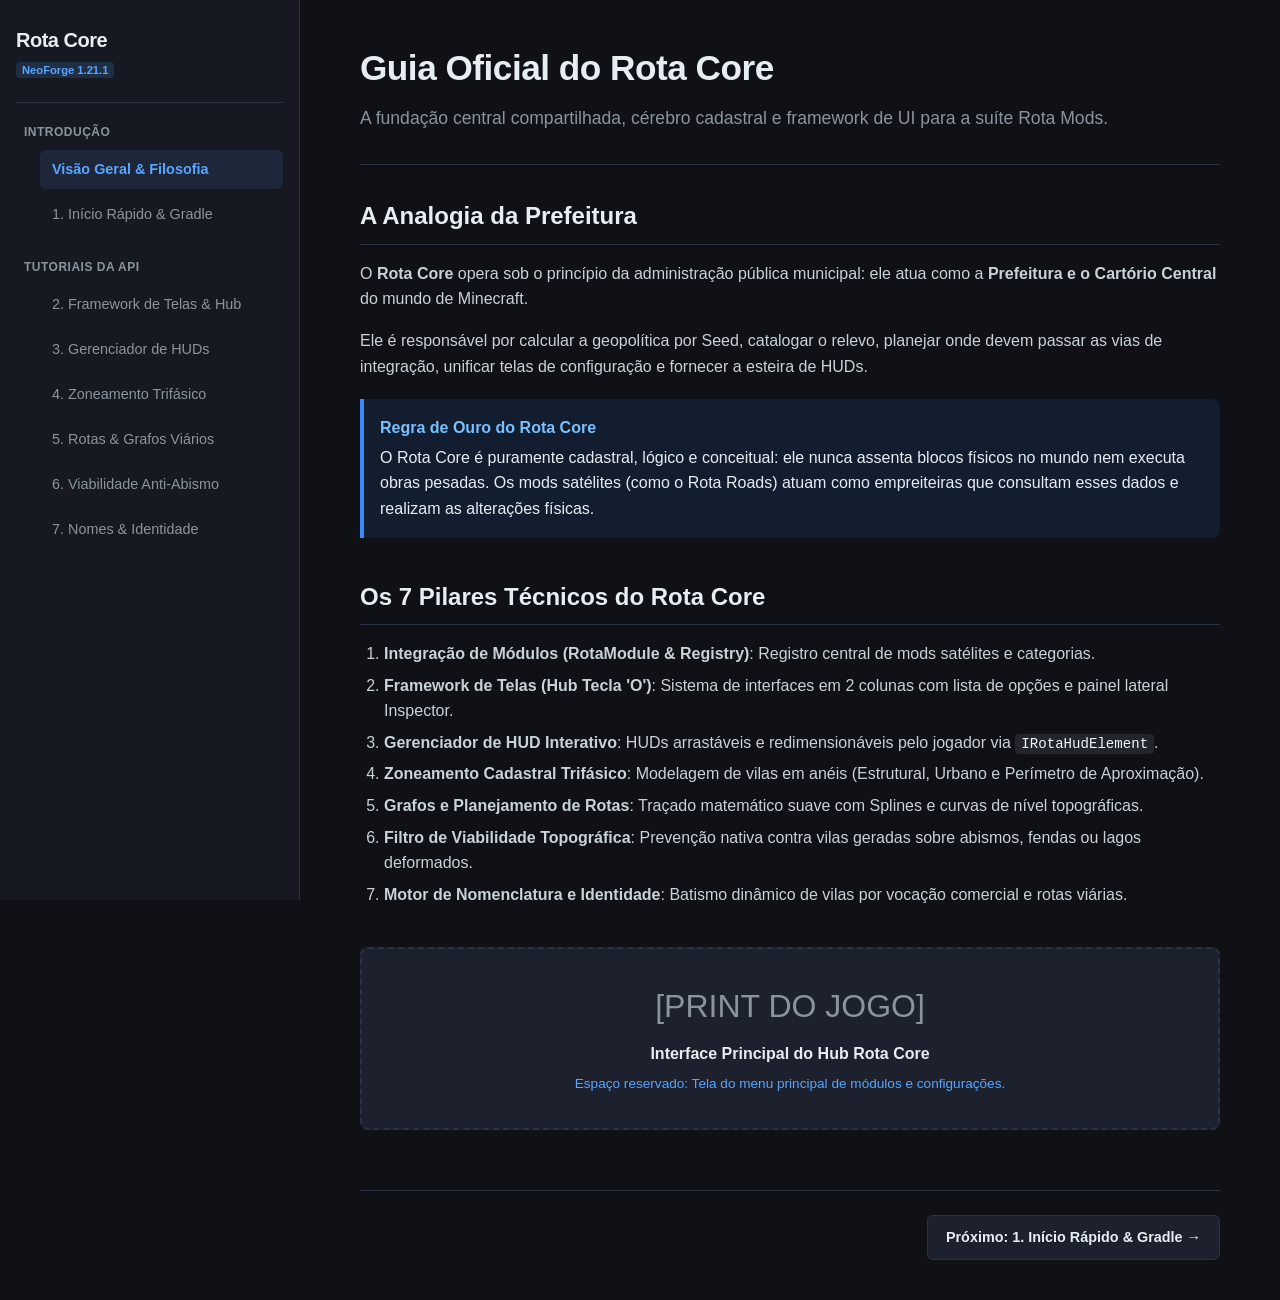
<file: docs_site/index.html>
<!DOCTYPE html>
<html lang="pt-BR">
<head>
    <meta charset="UTF-8">
    <meta name="viewport" content="width=device-width, initial-scale=1.0">
    <title>Guia Oficial do Rota Core | Documentação e Tutoriais</title>
    <link rel="stylesheet" href="assets/css/style.css">
</head>
<body>

    <aside class="sidebar">
        <div class="brand">
            <div>
                <h1>Rota Core</h1>
                <span class="badge">NeoForge 1.21.1</span>
            </div>
        </div>

        <nav>
            <div class="nav-section">
                <div class="nav-title">Introdução</div>
                <ul class="nav-links">
                    <li><a href="index.html" class="active">Visão Geral & Filosofia</a></li>
                    <li><a href="tutorials/01_getting_started.html">1. Início Rápido & Gradle</a></li>
                </ul>
            </div>

            <div class="nav-section">
                <div class="nav-title">Tutoriais da API</div>
                <ul class="nav-links">
                    <li><a href="tutorials/02_ui_framework.html">2. Framework de Telas & Hub</a></li>
                    <li><a href="tutorials/03_hud_manager.html">3. Gerenciador de HUDs</a></li>
                    <li><a href="tutorials/04_village_zoning.html">4. Zoneamento Trifásico</a></li>
                    <li><a href="tutorials/05_route_planning.html">5. Rotas & Grafos Viários</a></li>
                    <li><a href="tutorials/06_topographic_viability.html">6. Viabilidade Anti-Abismo</a></li>
                    <li><a href="tutorials/07_names_and_identity.html">7. Nomes & Identidade</a></li>
                </ul>
            </div>
        </nav>
    </aside>

    <main class="content">
        <header class="content-header">
            <h1>Guia Oficial do Rota Core</h1>
            <p class="subtitle">A fundação central compartilhada, cérebro cadastral e framework de UI para a suíte Rota Mods.</p>
        </header>

        <article>
            <section>
                <h2>A Analogia da Prefeitura</h2>
                <p>
                    O <strong>Rota Core</strong> opera sob o princípio da administração pública municipal: ele atua como a <strong>Prefeitura e o Cartório Central</strong> do mundo de Minecraft.
                </p>
                <p>
                    Ele é responsável por calcular a geopolítica por Seed, catalogar o relevo, planejar onde devem passar as vias de integração, unificar telas de configuração e fornecer a esteira de HUDs.
                </p>

                <div class="alert-note">
                    <strong>Regra de Ouro do Rota Core</strong>
                    O Rota Core é puramente cadastral, lógico e conceitual: ele nunca assenta blocos físicos no mundo nem executa obras pesadas. Os mods satélites (como o Rota Roads) atuam como empreiteiras que consultam esses dados e realizam as alterações físicas.
                </div>
            </section>

            <section>
                <h2>Os 7 Pilares Técnicos do Rota Core</h2>
                <ol>
                    <li><strong>Integração de Módulos (RotaModule & Registry)</strong>: Registro central de mods satélites e categorias.</li>
                    <li><strong>Framework de Telas (Hub Tecla 'O')</strong>: Sistema de interfaces em 2 colunas com lista de opções e painel lateral Inspector.</li>
                    <li><strong>Gerenciador de HUD Interativo</strong>: HUDs arrastáveis e redimensionáveis pelo jogador via <code>IRotaHudElement</code>.</li>
                    <li><strong>Zoneamento Cadastral Trifásico</strong>: Modelagem de vilas em anéis (Estrutural, Urbano e Perímetro de Aproximação).</li>
                    <li><strong>Grafos e Planejamento de Rotas</strong>: Traçado matemático suave com Splines e curvas de nível topográficas.</li>
                    <li><strong>Filtro de Viabilidade Topográfica</strong>: Prevenção nativa contra vilas geradas sobre abismos, fendas ou lagos deformados.</li>
                    <li><strong>Motor de Nomenclatura e Identidade</strong>: Batismo dinâmico de vilas por vocação comercial e rotas viárias.</li>
                </ol>
            </section>

            <div class="screenshot-placeholder">
                <span class="icon">[PRINT DO JOGO]</span>
                <p class="caption">Interface Principal do Hub Rota Core</p>
                <span class="hint">Espaço reservado: Tela do menu principal de módulos e configurações.</span>
            </div>

            <footer class="doc-footer">
                <div></div>
                <a href="tutorials/01_getting_started.html" class="btn-nav">Próximo: 1. Início Rápido & Gradle &rarr;</a>
            </footer>
        </article>
    </main>

</body>
</html>
</file>
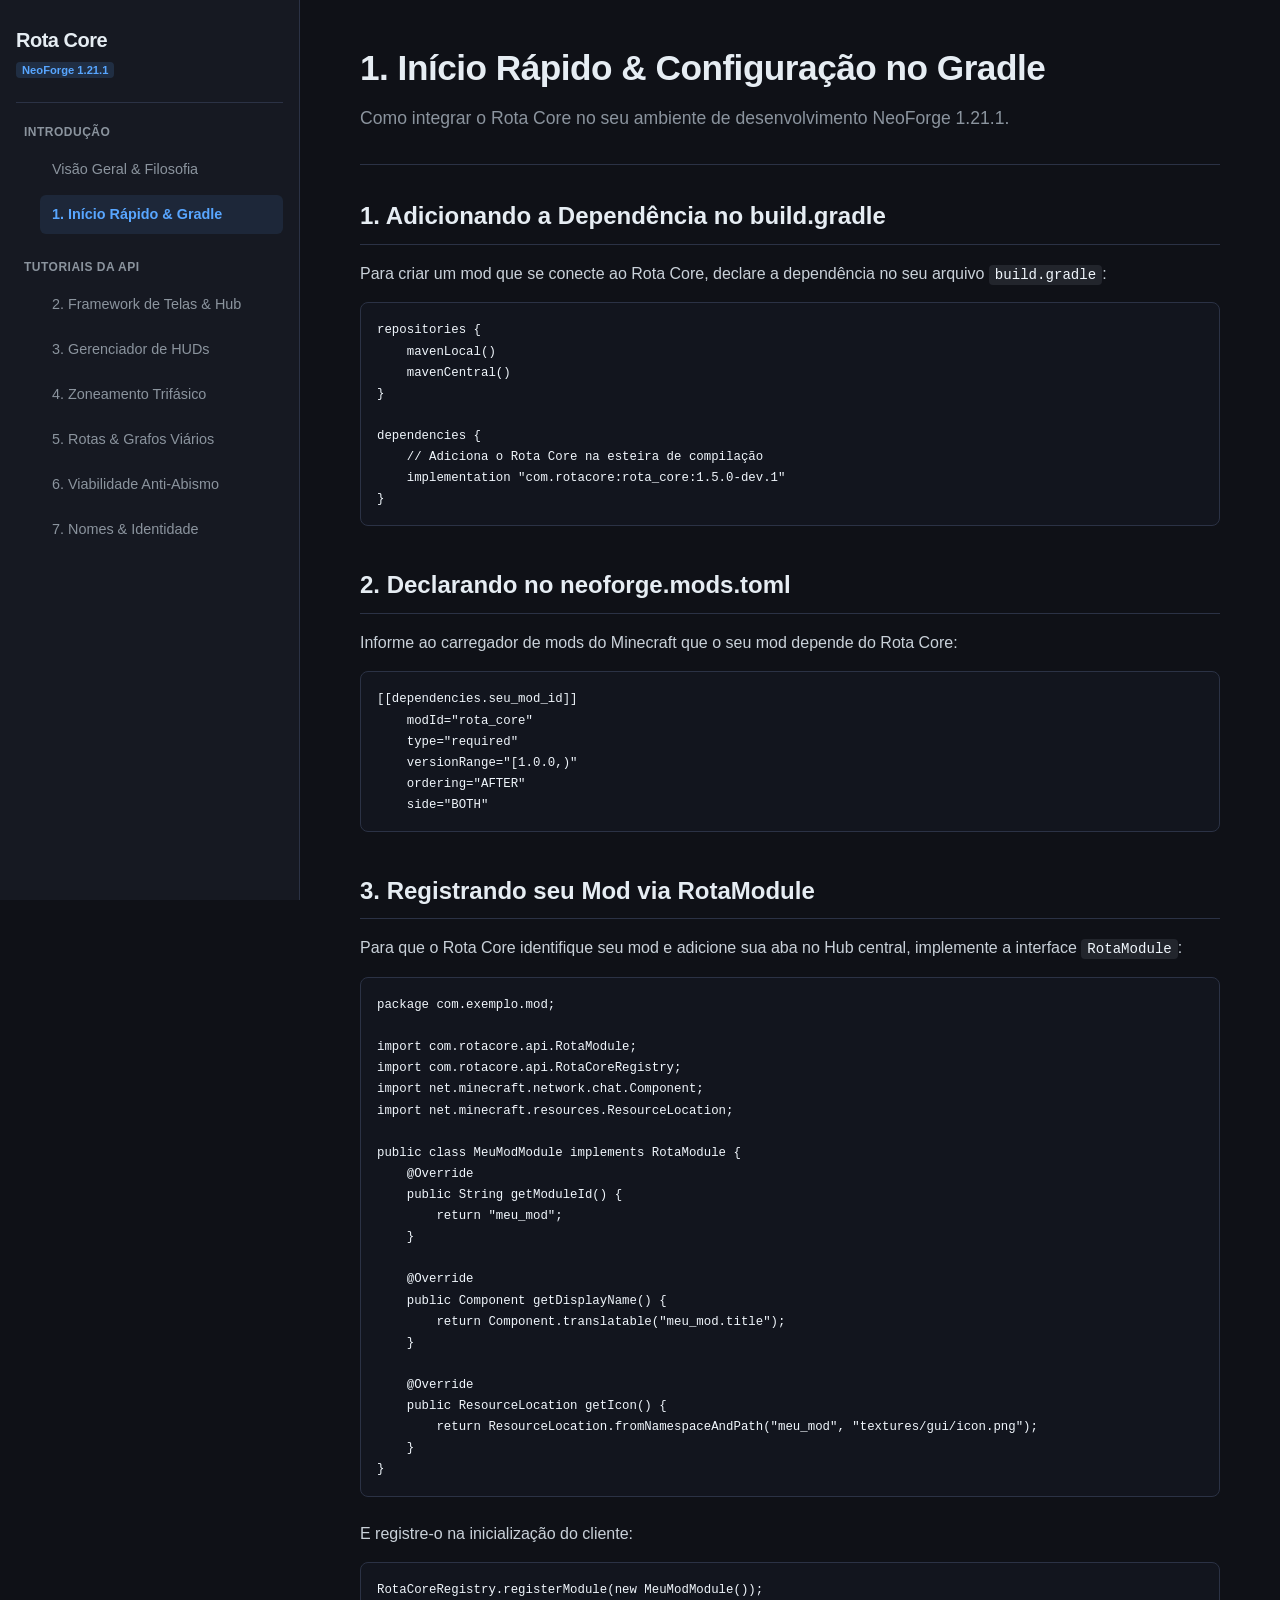
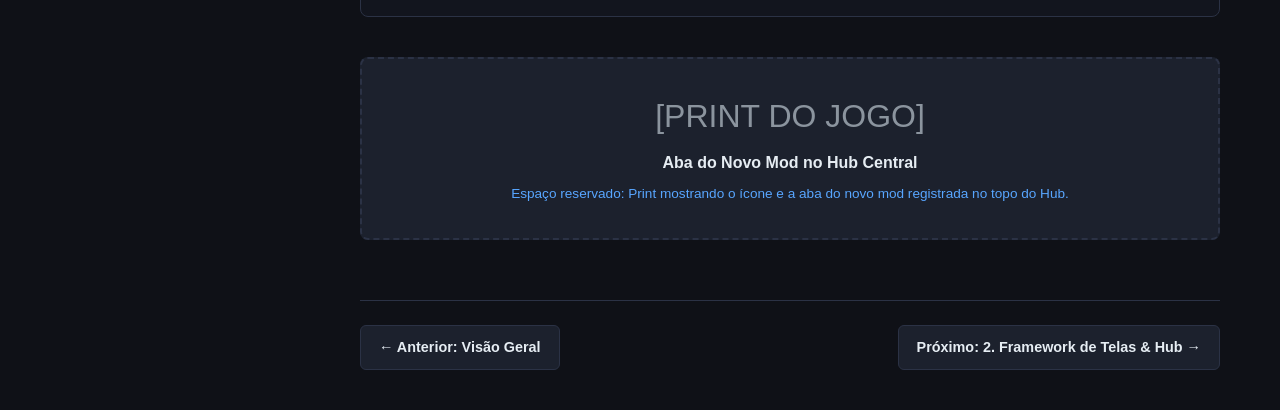
<file: docs_site/tutorials/01_getting_started.html>
<!DOCTYPE html>
<html lang="pt-BR">
<head>
    <meta charset="UTF-8">
    <meta name="viewport" content="width=device-width, initial-scale=1.0">
    <title>1. Início Rápido & Gradle | Guia do Rota Core</title>
    <link rel="stylesheet" href="../assets/css/style.css">
</head>
<body>

    <aside class="sidebar">
        <div class="brand">
            <div>
                <h1>Rota Core</h1>
                <span class="badge">NeoForge 1.21.1</span>
            </div>
        </div>

        <nav>
            <div class="nav-section">
                <div class="nav-title">Introdução</div>
                <ul class="nav-links">
                    <li><a href="../index.html">Visão Geral & Filosofia</a></li>
                    <li><a href="01_getting_started.html" class="active">1. Início Rápido & Gradle</a></li>
                </ul>
            </div>

            <div class="nav-section">
                <div class="nav-title">Tutoriais da API</div>
                <ul class="nav-links">
                    <li><a href="02_ui_framework.html">2. Framework de Telas & Hub</a></li>
                    <li><a href="03_hud_manager.html">3. Gerenciador de HUDs</a></li>
                    <li><a href="04_village_zoning.html">4. Zoneamento Trifásico</a></li>
                    <li><a href="05_route_planning.html">5. Rotas & Grafos Viários</a></li>
                    <li><a href="06_topographic_viability.html">6. Viabilidade Anti-Abismo</a></li>
                    <li><a href="07_names_and_identity.html">7. Nomes & Identidade</a></li>
                </ul>
            </div>
        </nav>
    </aside>

    <main class="content">
        <header class="content-header">
            <h1>1. Início Rápido & Configuração no Gradle</h1>
            <p class="subtitle">Como integrar o Rota Core no seu ambiente de desenvolvimento NeoForge 1.21.1.</p>
        </header>

        <article>
            <section>
                <h2>1. Adicionando a Dependência no build.gradle</h2>
                <p>Para criar um mod que se conecte ao Rota Core, declare a dependência no seu arquivo <code>build.gradle</code>:</p>

                <pre><code>repositories {
    mavenLocal()
    mavenCentral()
}

dependencies {
    // Adiciona o Rota Core na esteira de compilação
    implementation "com.rotacore:rota_core:1.5.0-dev.1"
}</code></pre>
            </section>

            <section>
                <h2>2. Declarando no neoforge.mods.toml</h2>
                <p>Informe ao carregador de mods do Minecraft que o seu mod depende do Rota Core:</p>

                <pre><code>[[dependencies.seu_mod_id]]
    modId="rota_core"
    type="required"
    versionRange="[1.0.0,)"
    ordering="AFTER"
    side="BOTH"</code></pre>
            </section>

            <section>
                <h2>3. Registrando seu Mod via RotaModule</h2>
                <p>Para que o Rota Core identifique seu mod e adicione sua aba no Hub central, implemente a interface <code>RotaModule</code>:</p>

                <pre><code>package com.exemplo.mod;

import com.rotacore.api.RotaModule;
import com.rotacore.api.RotaCoreRegistry;
import net.minecraft.network.chat.Component;
import net.minecraft.resources.ResourceLocation;

public class MeuModModule implements RotaModule {
    @Override
    public String getModuleId() {
        return "meu_mod";
    }

    @Override
    public Component getDisplayName() {
        return Component.translatable("meu_mod.title");
    }

    @Override
    public ResourceLocation getIcon() {
        return ResourceLocation.fromNamespaceAndPath("meu_mod", "textures/gui/icon.png");
    }
}</code></pre>

                <p>E registre-o na inicialização do cliente:</p>
                <pre><code>RotaCoreRegistry.registerModule(new MeuModModule());</code></pre>
            </section>

            <div class="screenshot-placeholder">
                <span class="icon">[PRINT DO JOGO]</span>
                <p class="caption">Aba do Novo Mod no Hub Central</p>
                <span class="hint">Espaço reservado: Print mostrando o ícone e a aba do novo mod registrada no topo do Hub.</span>
            </div>

            <footer class="doc-footer">
                <a href="../index.html" class="btn-nav">&larr; Anterior: Visão Geral</a>
                <a href="02_ui_framework.html" class="btn-nav">Próximo: 2. Framework de Telas & Hub &rarr;</a>
            </footer>
        </article>
    </main>

</body>
</html>
</file>
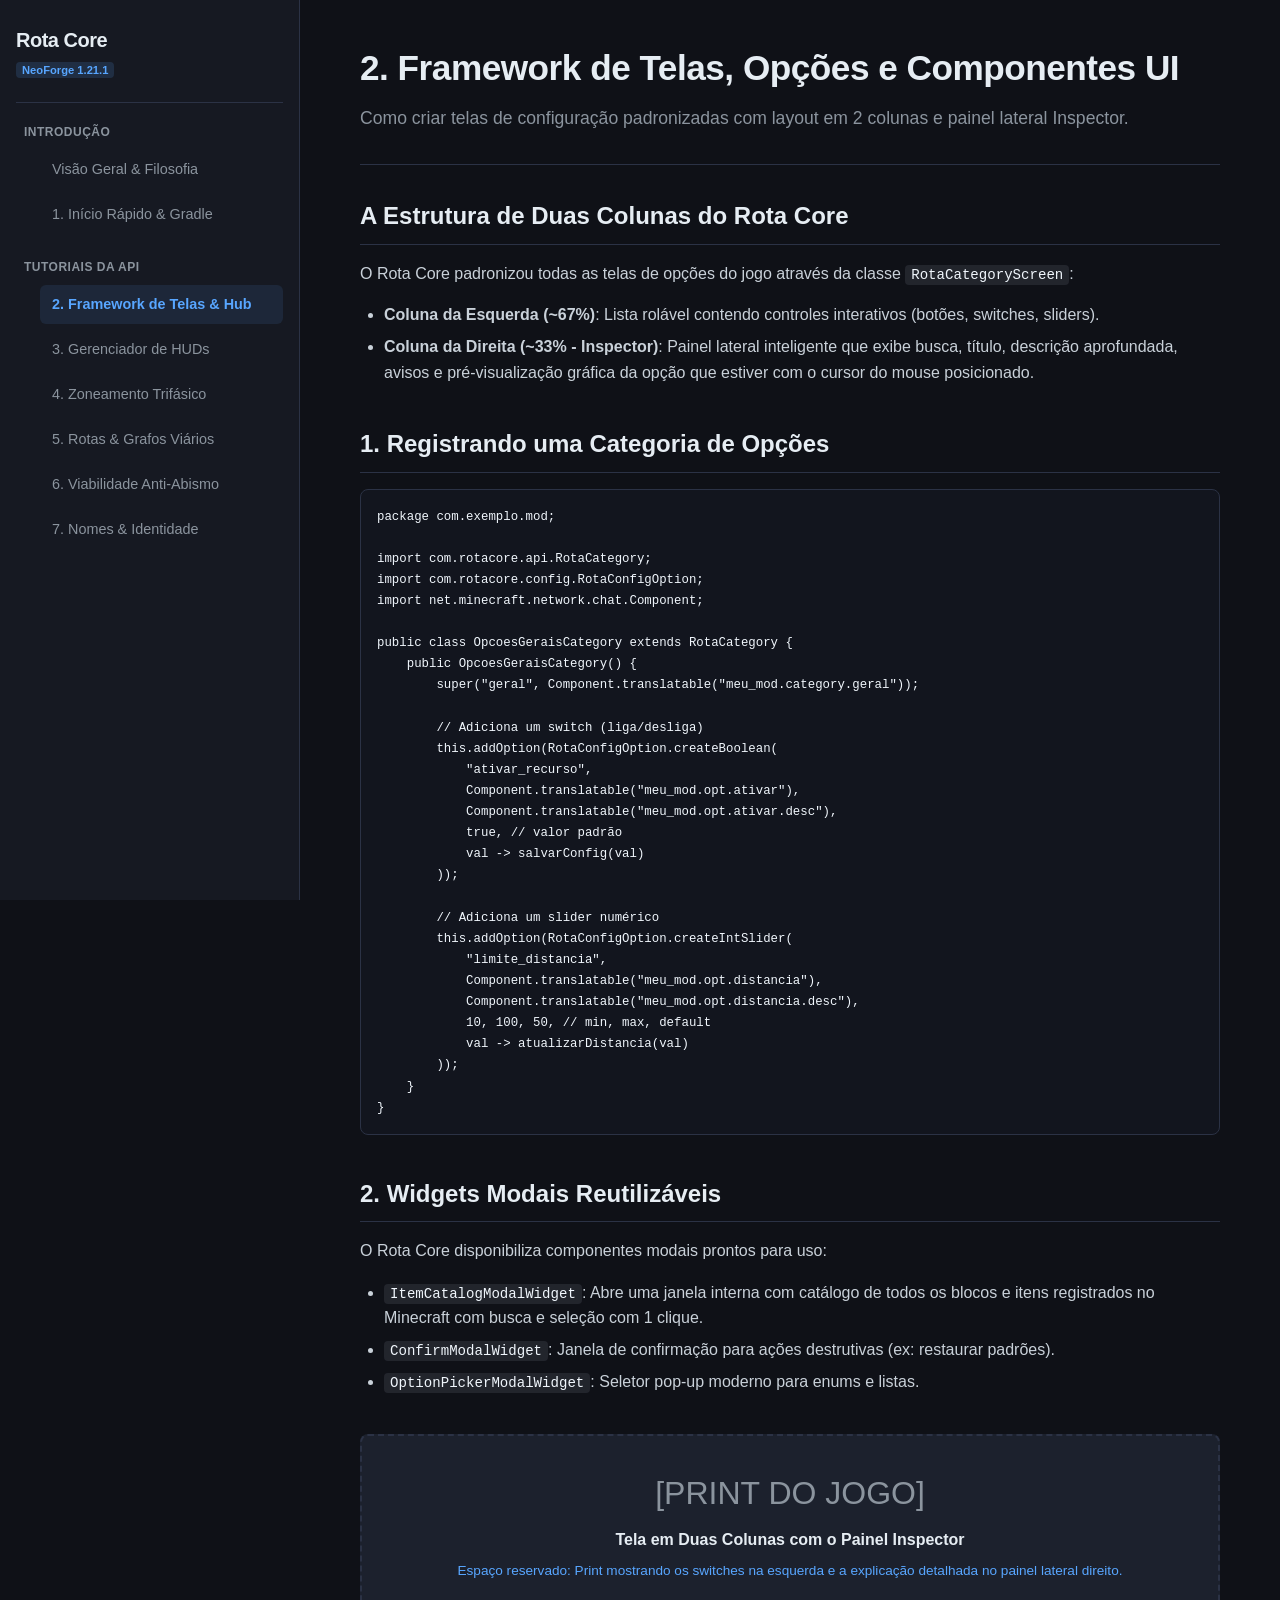
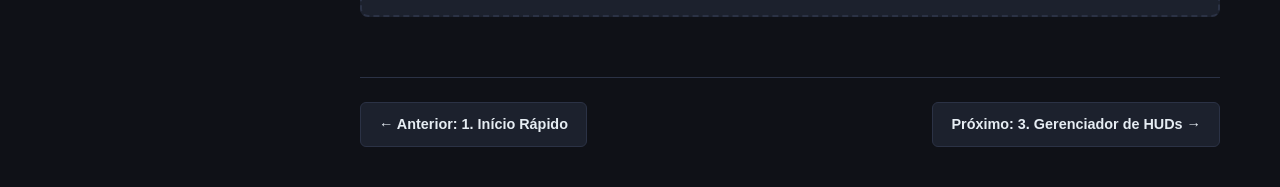
<file: docs_site/tutorials/02_ui_framework.html>
<!DOCTYPE html>
<html lang="pt-BR">
<head>
    <meta charset="UTF-8">
    <meta name="viewport" content="width=device-width, initial-scale=1.0">
    <title>2. Framework de Telas & Hub | Guia do Rota Core</title>
    <link rel="stylesheet" href="../assets/css/style.css">
</head>
<body>

    <aside class="sidebar">
        <div class="brand">
            <div>
                <h1>Rota Core</h1>
                <span class="badge">NeoForge 1.21.1</span>
            </div>
        </div>

        <nav>
            <div class="nav-section">
                <div class="nav-title">Introdução</div>
                <ul class="nav-links">
                    <li><a href="../index.html">Visão Geral & Filosofia</a></li>
                    <li><a href="01_getting_started.html">1. Início Rápido & Gradle</a></li>
                </ul>
            </div>

            <div class="nav-section">
                <div class="nav-title">Tutoriais da API</div>
                <ul class="nav-links">
                    <li><a href="02_ui_framework.html" class="active">2. Framework de Telas & Hub</a></li>
                    <li><a href="03_hud_manager.html">3. Gerenciador de HUDs</a></li>
                    <li><a href="04_village_zoning.html">4. Zoneamento Trifásico</a></li>
                    <li><a href="05_route_planning.html">5. Rotas & Grafos Viários</a></li>
                    <li><a href="06_topographic_viability.html">6. Viabilidade Anti-Abismo</a></li>
                    <li><a href="07_names_and_identity.html">7. Nomes & Identidade</a></li>
                </ul>
            </div>
        </nav>
    </aside>

    <main class="content">
        <header class="content-header">
            <h1>2. Framework de Telas, Opções e Componentes UI</h1>
            <p class="subtitle">Como criar telas de configuração padronizadas com layout em 2 colunas e painel lateral Inspector.</p>
        </header>

        <article>
            <section>
                <h2>A Estrutura de Duas Colunas do Rota Core</h2>
                <p>
                    O Rota Core padronizou todas as telas de opções do jogo através da classe <code>RotaCategoryScreen</code>:
                </p>
                <ul>
                    <li><strong>Coluna da Esquerda (~67%)</strong>: Lista rolável contendo controles interativos (botões, switches, sliders).</li>
                    <li><strong>Coluna da Direita (~33% - Inspector)</strong>: Painel lateral inteligente que exibe busca, título, descrição aprofundada, avisos e pré-visualização gráfica da opção que estiver com o cursor do mouse posicionado.</li>
                </ul>
            </section>

            <section>
                <h2>1. Registrando uma Categoria de Opções</h2>
                <pre><code>package com.exemplo.mod;

import com.rotacore.api.RotaCategory;
import com.rotacore.config.RotaConfigOption;
import net.minecraft.network.chat.Component;

public class OpcoesGeraisCategory extends RotaCategory {
    public OpcoesGeraisCategory() {
        super("geral", Component.translatable("meu_mod.category.geral"));

        // Adiciona um switch (liga/desliga)
        this.addOption(RotaConfigOption.createBoolean(
            "ativar_recurso",
            Component.translatable("meu_mod.opt.ativar"),
            Component.translatable("meu_mod.opt.ativar.desc"),
            true, // valor padrão
            val -> salvarConfig(val)
        ));

        // Adiciona um slider numérico
        this.addOption(RotaConfigOption.createIntSlider(
            "limite_distancia",
            Component.translatable("meu_mod.opt.distancia"),
            Component.translatable("meu_mod.opt.distancia.desc"),
            10, 100, 50, // min, max, default
            val -> atualizarDistancia(val)
        ));
    }
}</code></pre>
            </section>

            <section>
                <h2>2. Widgets Modais Reutilizáveis</h2>
                <p>O Rota Core disponibiliza componentes modais prontos para uso:</p>
                <ul>
                    <li><code>ItemCatalogModalWidget</code>: Abre uma janela interna com catálogo de todos os blocos e itens registrados no Minecraft com busca e seleção com 1 clique.</li>
                    <li><code>ConfirmModalWidget</code>: Janela de confirmação para ações destrutivas (ex: restaurar padrões).</li>
                    <li><code>OptionPickerModalWidget</code>: Seletor pop-up moderno para enums e listas.</li>
                </ul>
            </section>

            <div class="screenshot-placeholder">
                <span class="icon">[PRINT DO JOGO]</span>
                <p class="caption">Tela em Duas Colunas com o Painel Inspector</p>
                <span class="hint">Espaço reservado: Print mostrando os switches na esquerda e a explicação detalhada no painel lateral direito.</span>
            </div>

            <footer class="doc-footer">
                <a href="01_getting_started.html" class="btn-nav">&larr; Anterior: 1. Início Rápido</a>
                <a href="03_hud_manager.html" class="btn-nav">Próximo: 3. Gerenciador de HUDs &rarr;</a>
            </footer>
        </article>
    </main>

</body>
</html>
</file>
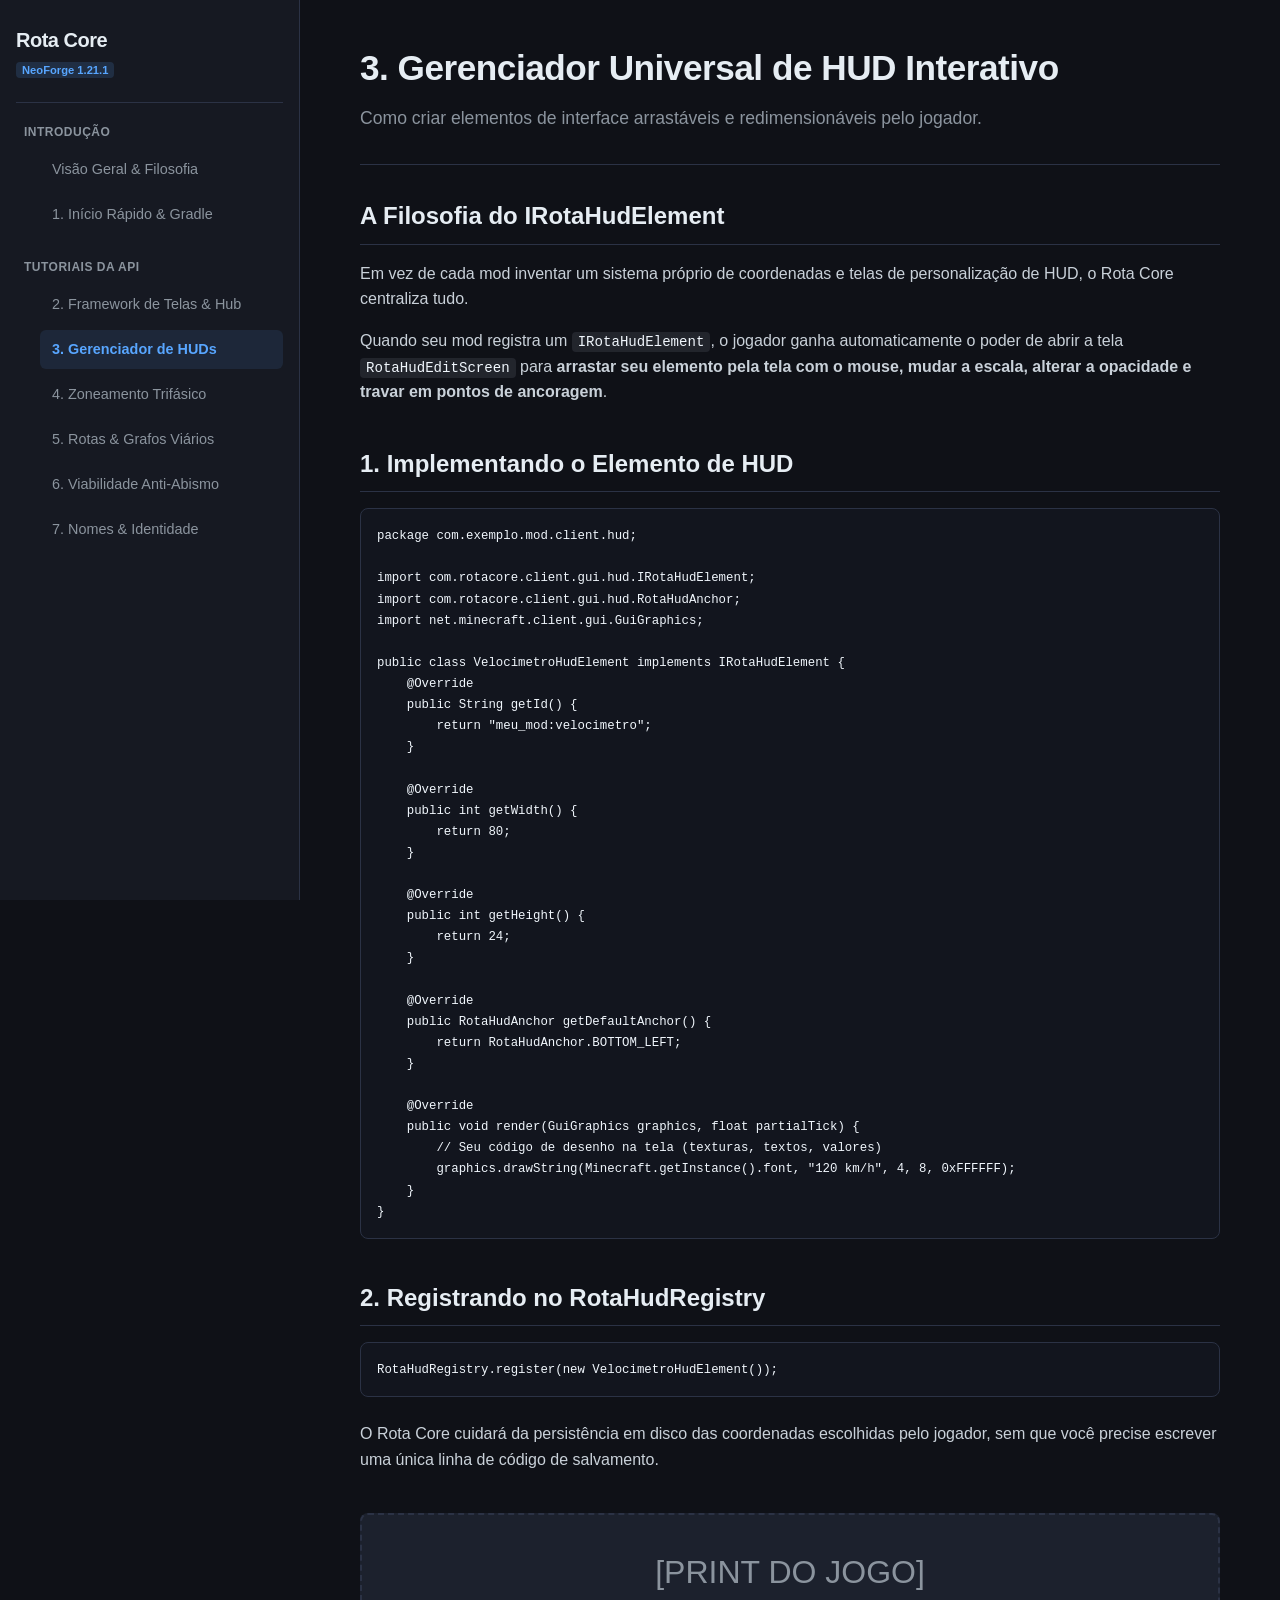
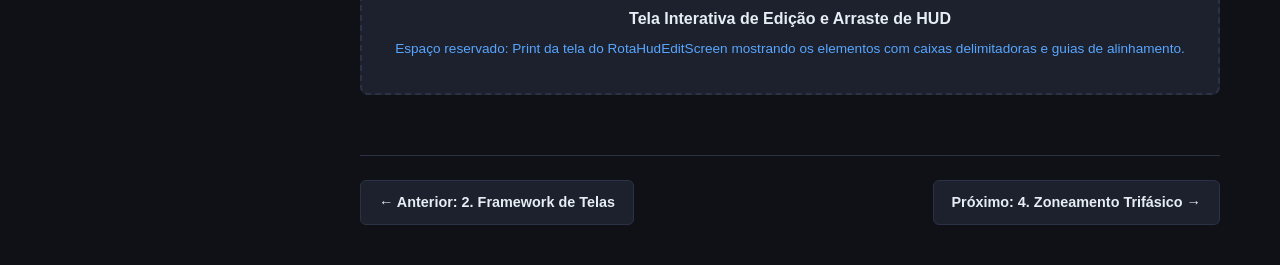
<file: docs_site/tutorials/03_hud_manager.html>
<!DOCTYPE html>
<html lang="pt-BR">
<head>
    <meta charset="UTF-8">
    <meta name="viewport" content="width=device-width, initial-scale=1.0">
    <title>3. Gerenciador de HUDs | Guia do Rota Core</title>
    <link rel="stylesheet" href="../assets/css/style.css">
</head>
<body>

    <aside class="sidebar">
        <div class="brand">
            <div>
                <h1>Rota Core</h1>
                <span class="badge">NeoForge 1.21.1</span>
            </div>
        </div>

        <nav>
            <div class="nav-section">
                <div class="nav-title">Introdução</div>
                <ul class="nav-links">
                    <li><a href="../index.html">Visão Geral & Filosofia</a></li>
                    <li><a href="01_getting_started.html">1. Início Rápido & Gradle</a></li>
                </ul>
            </div>

            <div class="nav-section">
                <div class="nav-title">Tutoriais da API</div>
                <ul class="nav-links">
                    <li><a href="02_ui_framework.html">2. Framework de Telas & Hub</a></li>
                    <li><a href="03_hud_manager.html" class="active">3. Gerenciador de HUDs</a></li>
                    <li><a href="04_village_zoning.html">4. Zoneamento Trifásico</a></li>
                    <li><a href="05_route_planning.html">5. Rotas & Grafos Viários</a></li>
                    <li><a href="06_topographic_viability.html">6. Viabilidade Anti-Abismo</a></li>
                    <li><a href="07_names_and_identity.html">7. Nomes & Identidade</a></li>
                </ul>
            </div>
        </nav>
    </aside>

    <main class="content">
        <header class="content-header">
            <h1>3. Gerenciador Universal de HUD Interativo</h1>
            <p class="subtitle">Como criar elementos de interface arrastáveis e redimensionáveis pelo jogador.</p>
        </header>

        <article>
            <section>
                <h2>A Filosofia do IRotaHudElement</h2>
                <p>
                    Em vez de cada mod inventar um sistema próprio de coordenadas e telas de personalização de HUD, o Rota Core centraliza tudo.
                </p>
                <p>
                    Quando seu mod registra um <code>IRotaHudElement</code>, o jogador ganha automaticamente o poder de abrir a tela <code>RotaHudEditScreen</code> para <strong>arrastar seu elemento pela tela com o mouse, mudar a escala, alterar a opacidade e travar em pontos de ancoragem</strong>.
                </p>
            </section>

            <section>
                <h2>1. Implementando o Elemento de HUD</h2>
                <pre><code>package com.exemplo.mod.client.hud;

import com.rotacore.client.gui.hud.IRotaHudElement;
import com.rotacore.client.gui.hud.RotaHudAnchor;
import net.minecraft.client.gui.GuiGraphics;

public class VelocimetroHudElement implements IRotaHudElement {
    @Override
    public String getId() {
        return "meu_mod:velocimetro";
    }

    @Override
    public int getWidth() {
        return 80;
    }

    @Override
    public int getHeight() {
        return 24;
    }

    @Override
    public RotaHudAnchor getDefaultAnchor() {
        return RotaHudAnchor.BOTTOM_LEFT;
    }

    @Override
    public void render(GuiGraphics graphics, float partialTick) {
        // Seu código de desenho na tela (texturas, textos, valores)
        graphics.drawString(Minecraft.getInstance().font, "120 km/h", 4, 8, 0xFFFFFF);
    }
}</code></pre>
            </section>

            <section>
                <h2>2. Registrando no RotaHudRegistry</h2>
                <pre><code>RotaHudRegistry.register(new VelocimetroHudElement());</code></pre>
                <p>
                    O Rota Core cuidará da persistência em disco das coordenadas escolhidas pelo jogador, sem que você precise escrever uma única linha de código de salvamento.
                </p>
            </section>

            <div class="screenshot-placeholder">
                <span class="icon">[PRINT DO JOGO]</span>
                <p class="caption">Tela Interativa de Edição e Arraste de HUD</p>
                <span class="hint">Espaço reservado: Print da tela do RotaHudEditScreen mostrando os elementos com caixas delimitadoras e guias de alinhamento.</span>
            </div>

            <footer class="doc-footer">
                <a href="02_ui_framework.html" class="btn-nav">&larr; Anterior: 2. Framework de Telas</a>
                <a href="04_village_zoning.html" class="btn-nav">Próximo: 4. Zoneamento Trifásico &rarr;</a>
            </footer>
        </article>
    </main>

</body>
</html>
</file>
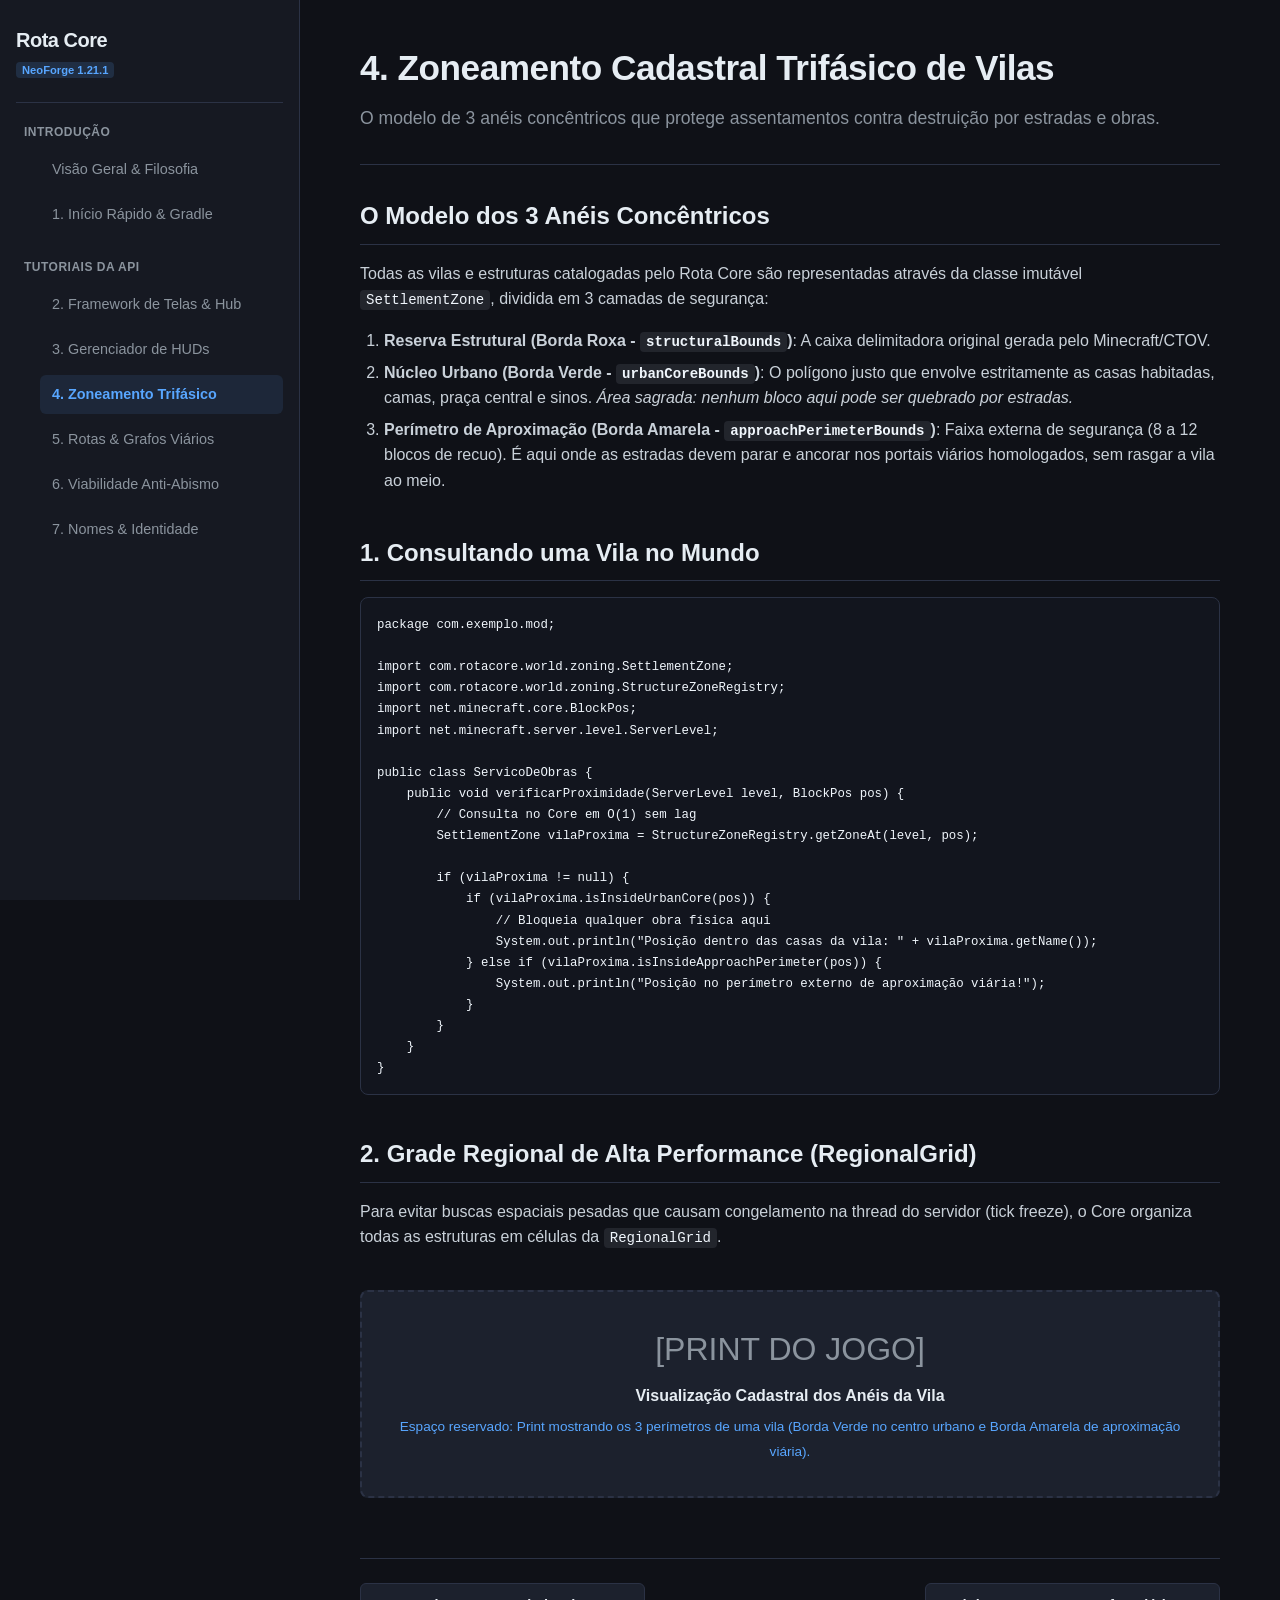
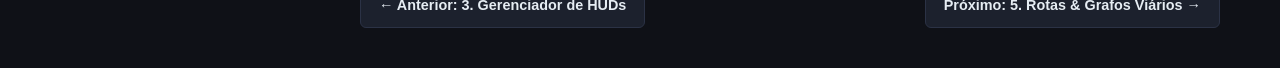
<file: docs_site/tutorials/04_village_zoning.html>
<!DOCTYPE html>
<html lang="pt-BR">
<head>
    <meta charset="UTF-8">
    <meta name="viewport" content="width=device-width, initial-scale=1.0">
    <title>4. Zoneamento Trifásico | Guia do Rota Core</title>
    <link rel="stylesheet" href="../assets/css/style.css">
</head>
<body>

    <aside class="sidebar">
        <div class="brand">
            <div>
                <h1>Rota Core</h1>
                <span class="badge">NeoForge 1.21.1</span>
            </div>
        </div>

        <nav>
            <div class="nav-section">
                <div class="nav-title">Introdução</div>
                <ul class="nav-links">
                    <li><a href="../index.html">Visão Geral & Filosofia</a></li>
                    <li><a href="01_getting_started.html">1. Início Rápido & Gradle</a></li>
                </ul>
            </div>

            <div class="nav-section">
                <div class="nav-title">Tutoriais da API</div>
                <ul class="nav-links">
                    <li><a href="02_ui_framework.html">2. Framework de Telas & Hub</a></li>
                    <li><a href="03_hud_manager.html">3. Gerenciador de HUDs</a></li>
                    <li><a href="04_village_zoning.html" class="active">4. Zoneamento Trifásico</a></li>
                    <li><a href="05_route_planning.html">5. Rotas & Grafos Viários</a></li>
                    <li><a href="06_topographic_viability.html">6. Viabilidade Anti-Abismo</a></li>
                    <li><a href="07_names_and_identity.html">7. Nomes & Identidade</a></li>
                </ul>
            </div>
        </nav>
    </aside>

    <main class="content">
        <header class="content-header">
            <h1>4. Zoneamento Cadastral Trifásico de Vilas</h1>
            <p class="subtitle">O modelo de 3 anéis concêntricos que protege assentamentos contra destruição por estradas e obras.</p>
        </header>

        <article>
            <section>
                <h2>O Modelo dos 3 Anéis Concêntricos</h2>
                <p>
                    Todas as vilas e estruturas catalogadas pelo Rota Core são representadas através da classe imutável <code>SettlementZone</code>, dividida em 3 camadas de segurança:
                </p>
                <ol>
                    <li>
                        <strong>Reserva Estrutural (Borda Roxa - <code>structuralBounds</code>)</strong>:
                        A caixa delimitadora original gerada pelo Minecraft/CTOV.
                    </li>
                    <li>
                        <strong>Núcleo Urbano (Borda Verde - <code>urbanCoreBounds</code>)</strong>:
                        O polígono justo que envolve estritamente as casas habitadas, camas, praça central e sinos. <em>Área sagrada: nenhum bloco aqui pode ser quebrado por estradas.</em>
                    </li>
                    <li>
                        <strong>Perímetro de Aproximação (Borda Amarela - <code>approachPerimeterBounds</code>)</strong>:
                        Faixa externa de segurança (8 a 12 blocos de recuo). É aqui onde as estradas devem parar e ancorar nos portais viários homologados, sem rasgar a vila ao meio.
                    </li>
                </ol>
            </section>

            <section>
                <h2>1. Consultando uma Vila no Mundo</h2>
                <pre><code>package com.exemplo.mod;

import com.rotacore.world.zoning.SettlementZone;
import com.rotacore.world.zoning.StructureZoneRegistry;
import net.minecraft.core.BlockPos;
import net.minecraft.server.level.ServerLevel;

public class ServicoDeObras {
    public void verificarProximidade(ServerLevel level, BlockPos pos) {
        // Consulta no Core em O(1) sem lag
        SettlementZone vilaProxima = StructureZoneRegistry.getZoneAt(level, pos);

        if (vilaProxima != null) {
            if (vilaProxima.isInsideUrbanCore(pos)) {
                // Bloqueia qualquer obra física aqui
                System.out.println("Posição dentro das casas da vila: " + vilaProxima.getName());
            } else if (vilaProxima.isInsideApproachPerimeter(pos)) {
                System.out.println("Posição no perímetro externo de aproximação viária!");
            }
        }
    }
}</code></pre>
            </section>

            <section>
                <h2>2. Grade Regional de Alta Performance (RegionalGrid)</h2>
                <p>
                    Para evitar buscas espaciais pesadas que causam congelamento na thread do servidor (tick freeze), o Core organiza todas as estruturas em células da <code>RegionalGrid</code>.
                </p>
            </section>

            <div class="screenshot-placeholder">
                <span class="icon">[PRINT DO JOGO]</span>
                <p class="caption">Visualização Cadastral dos Anéis da Vila</p>
                <span class="hint">Espaço reservado: Print mostrando os 3 perímetros de uma vila (Borda Verde no centro urbano e Borda Amarela de aproximação viária).</span>
            </div>

            <footer class="doc-footer">
                <a href="03_hud_manager.html" class="btn-nav">&larr; Anterior: 3. Gerenciador de HUDs</a>
                <a href="05_route_planning.html" class="btn-nav">Próximo: 5. Rotas & Grafos Viários &rarr;</a>
            </footer>
        </article>
    </main>

</body>
</html>
</file>
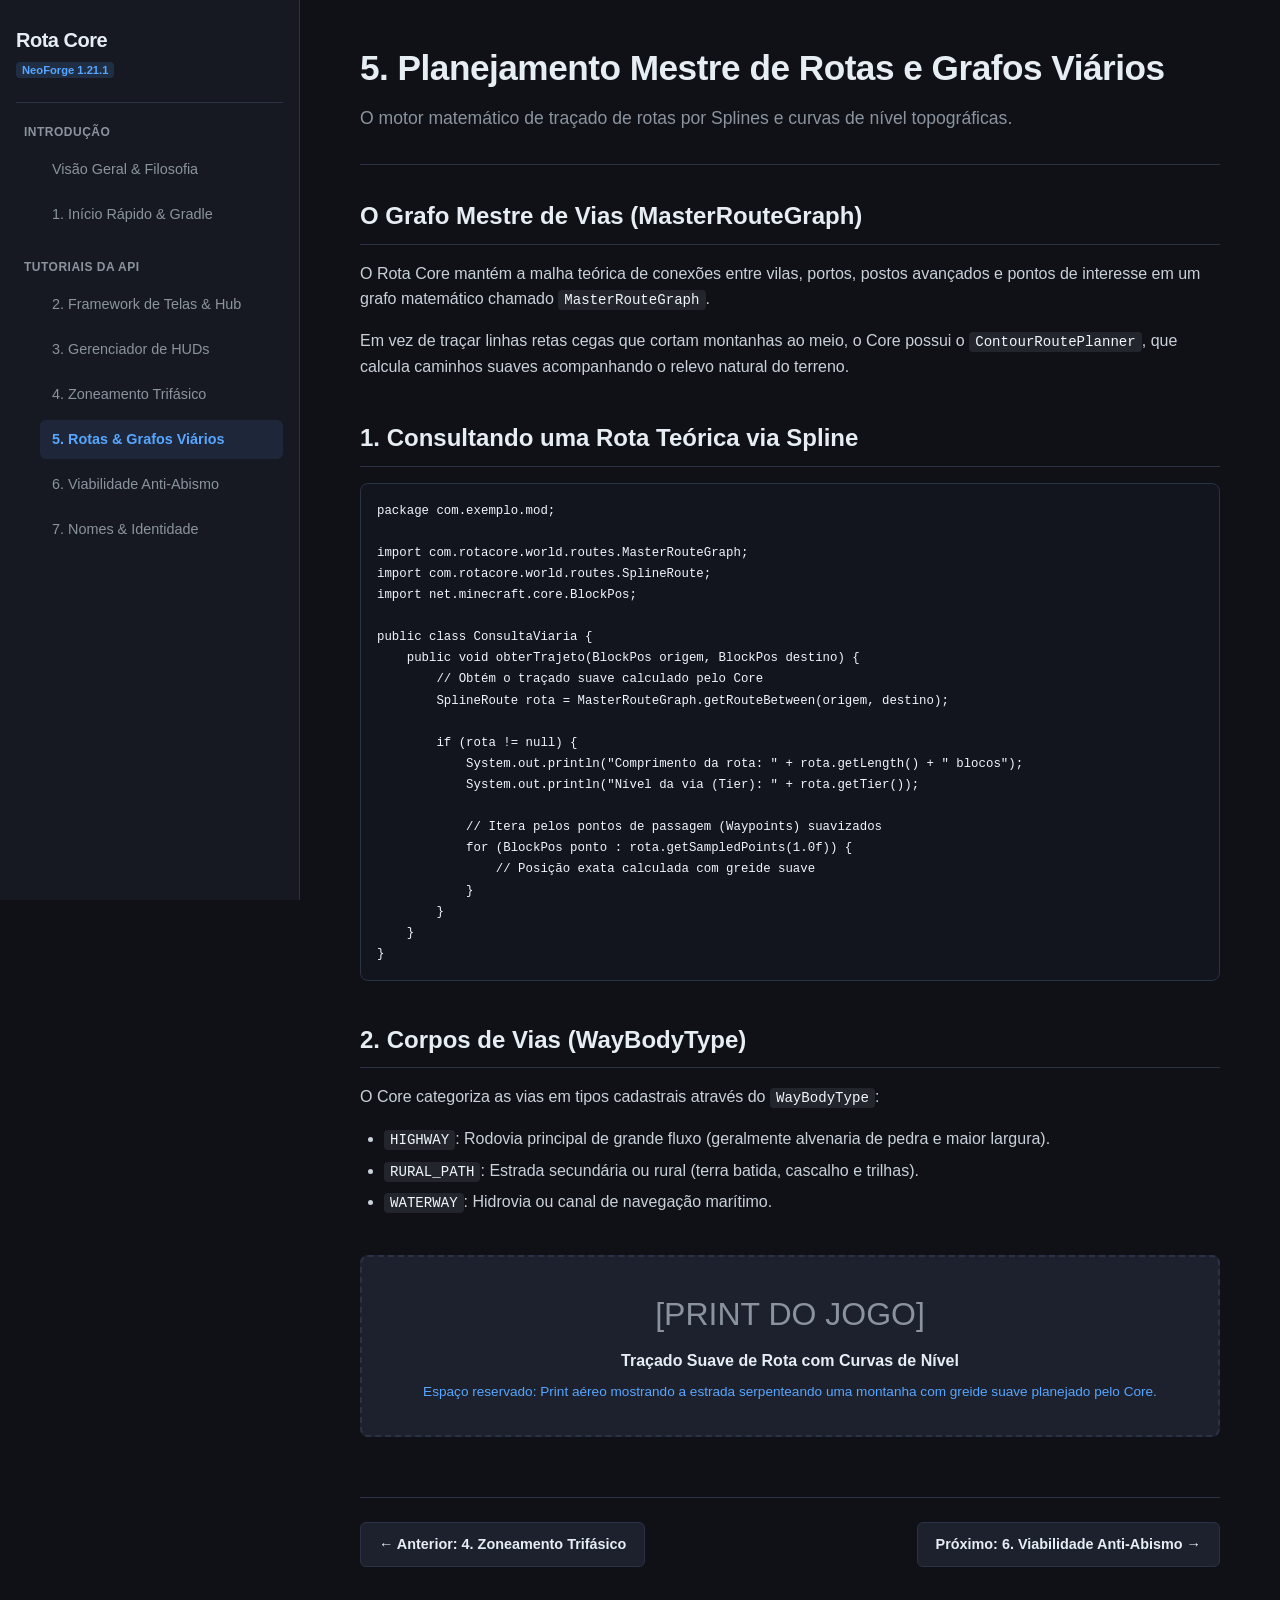
<file: docs_site/tutorials/05_route_planning.html>
<!DOCTYPE html>
<html lang="pt-BR">
<head>
    <meta charset="UTF-8">
    <meta name="viewport" content="width=device-width, initial-scale=1.0">
    <title>5. Rotas & Grafos Viários | Guia do Rota Core</title>
    <link rel="stylesheet" href="../assets/css/style.css">
</head>
<body>

    <aside class="sidebar">
        <div class="brand">
            <div>
                <h1>Rota Core</h1>
                <span class="badge">NeoForge 1.21.1</span>
            </div>
        </div>

        <nav>
            <div class="nav-section">
                <div class="nav-title">Introdução</div>
                <ul class="nav-links">
                    <li><a href="../index.html">Visão Geral & Filosofia</a></li>
                    <li><a href="01_getting_started.html">1. Início Rápido & Gradle</a></li>
                </ul>
            </div>

            <div class="nav-section">
                <div class="nav-title">Tutoriais da API</div>
                <ul class="nav-links">
                    <li><a href="02_ui_framework.html">2. Framework de Telas & Hub</a></li>
                    <li><a href="03_hud_manager.html">3. Gerenciador de HUDs</a></li>
                    <li><a href="04_village_zoning.html">4. Zoneamento Trifásico</a></li>
                    <li><a href="05_route_planning.html" class="active">5. Rotas & Grafos Viários</a></li>
                    <li><a href="06_topographic_viability.html">6. Viabilidade Anti-Abismo</a></li>
                    <li><a href="07_names_and_identity.html">7. Nomes & Identidade</a></li>
                </ul>
            </div>
        </nav>
    </aside>

    <main class="content">
        <header class="content-header">
            <h1>5. Planejamento Mestre de Rotas e Grafos Viários</h1>
            <p class="subtitle">O motor matemático de traçado de rotas por Splines e curvas de nível topográficas.</p>
        </header>

        <article>
            <section>
                <h2>O Grafo Mestre de Vias (MasterRouteGraph)</h2>
                <p>
                    O Rota Core mantém a malha teórica de conexões entre vilas, portos, postos avançados e pontos de interesse em um grafo matemático chamado <code>MasterRouteGraph</code>.
                </p>
                <p>
                    Em vez de traçar linhas retas cegas que cortam montanhas ao meio, o Core possui o <code>ContourRoutePlanner</code>, que calcula caminhos suaves acompanhando o relevo natural do terreno.
                </p>
            </section>

            <section>
                <h2>1. Consultando uma Rota Teórica via Spline</h2>
                <pre><code>package com.exemplo.mod;

import com.rotacore.world.routes.MasterRouteGraph;
import com.rotacore.world.routes.SplineRoute;
import net.minecraft.core.BlockPos;

public class ConsultaViaria {
    public void obterTrajeto(BlockPos origem, BlockPos destino) {
        // Obtém o traçado suave calculado pelo Core
        SplineRoute rota = MasterRouteGraph.getRouteBetween(origem, destino);

        if (rota != null) {
            System.out.println("Comprimento da rota: " + rota.getLength() + " blocos");
            System.out.println("Nível da via (Tier): " + rota.getTier());

            // Itera pelos pontos de passagem (Waypoints) suavizados
            for (BlockPos ponto : rota.getSampledPoints(1.0f)) {
                // Posição exata calculada com greide suave
            }
        }
    }
}</code></pre>
            </section>

            <section>
                <h2>2. Corpos de Vias (WayBodyType)</h2>
                <p>
                    O Core categoriza as vias em tipos cadastrais através do <code>WayBodyType</code>:
                </p>
                <ul>
                    <li><code>HIGHWAY</code>: Rodovia principal de grande fluxo (geralmente alvenaria de pedra e maior largura).</li>
                    <li><code>RURAL_PATH</code>: Estrada secundária ou rural (terra batida, cascalho e trilhas).</li>
                    <li><code>WATERWAY</code>: Hidrovia ou canal de navegação marítimo.</li>
                </ul>
            </section>

            <div class="screenshot-placeholder">
                <span class="icon">[PRINT DO JOGO]</span>
                <p class="caption">Traçado Suave de Rota com Curvas de Nível</p>
                <span class="hint">Espaço reservado: Print aéreo mostrando a estrada serpenteando uma montanha com greide suave planejado pelo Core.</span>
            </div>

            <footer class="doc-footer">
                <a href="04_village_zoning.html" class="btn-nav">&larr; Anterior: 4. Zoneamento Trifásico</a>
                <a href="06_topographic_viability.html" class="btn-nav">Próximo: 6. Viabilidade Anti-Abismo &rarr;</a>
            </footer>
        </article>
    </main>

</body>
</html>
</file>
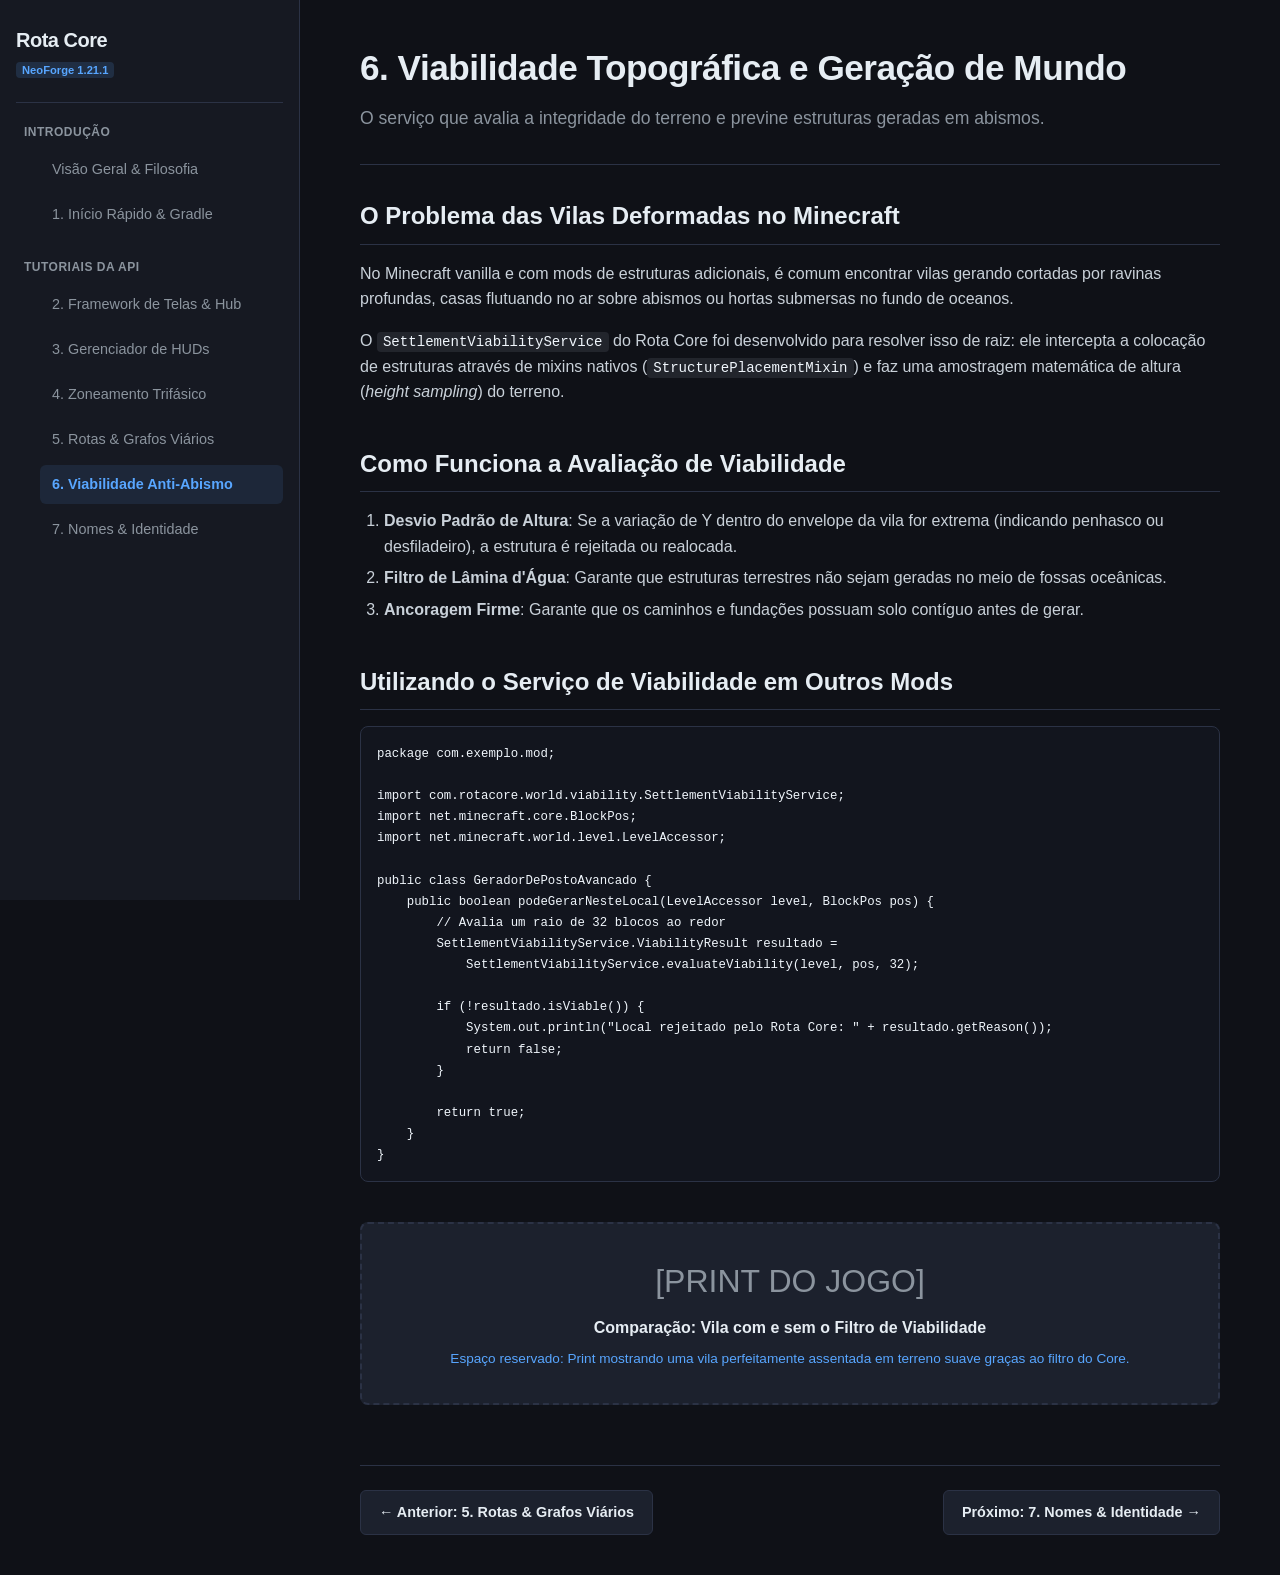
<file: docs_site/tutorials/06_topographic_viability.html>
<!DOCTYPE html>
<html lang="pt-BR">
<head>
    <meta charset="UTF-8">
    <meta name="viewport" content="width=device-width, initial-scale=1.0">
    <title>6. Viabilidade Anti-Abismo | Guia do Rota Core</title>
    <link rel="stylesheet" href="../assets/css/style.css">
</head>
<body>

    <aside class="sidebar">
        <div class="brand">
            <div>
                <h1>Rota Core</h1>
                <span class="badge">NeoForge 1.21.1</span>
            </div>
        </div>

        <nav>
            <div class="nav-section">
                <div class="nav-title">Introdução</div>
                <ul class="nav-links">
                    <li><a href="../index.html">Visão Geral & Filosofia</a></li>
                    <li><a href="01_getting_started.html">1. Início Rápido & Gradle</a></li>
                </ul>
            </div>

            <div class="nav-section">
                <div class="nav-title">Tutoriais da API</div>
                <ul class="nav-links">
                    <li><a href="02_ui_framework.html">2. Framework de Telas & Hub</a></li>
                    <li><a href="03_hud_manager.html">3. Gerenciador de HUDs</a></li>
                    <li><a href="04_village_zoning.html">4. Zoneamento Trifásico</a></li>
                    <li><a href="05_route_planning.html">5. Rotas & Grafos Viários</a></li>
                    <li><a href="06_topographic_viability.html" class="active">6. Viabilidade Anti-Abismo</a></li>
                    <li><a href="07_names_and_identity.html">7. Nomes & Identidade</a></li>
                </ul>
            </div>
        </nav>
    </aside>

    <main class="content">
        <header class="content-header">
            <h1>6. Viabilidade Topográfica e Geração de Mundo</h1>
            <p class="subtitle">O serviço que avalia a integridade do terreno e previne estruturas geradas em abismos.</p>
        </header>

        <article>
            <section>
                <h2>O Problema das Vilas Deformadas no Minecraft</h2>
                <p>
                    No Minecraft vanilla e com mods de estruturas adicionais, é comum encontrar vilas gerando cortadas por ravinas profundas, casas flutuando no ar sobre abismos ou hortas submersas no fundo de oceanos.
                </p>
                <p>
                    O <code>SettlementViabilityService</code> do Rota Core foi desenvolvido para resolver isso de raiz: ele intercepta a colocação de estruturas através de mixins nativos (<code>StructurePlacementMixin</code>) e faz uma amostragem matemática de altura (<em>height sampling</em>) do terreno.
                </p>
            </section>

            <section>
                <h2>Como Funciona a Avaliação de Viabilidade</h2>
                <ol>
                    <li><strong>Desvio Padrão de Altura</strong>: Se a variação de Y dentro do envelope da vila for extrema (indicando penhasco ou desfiladeiro), a estrutura é rejeitada ou realocada.</li>
                    <li><strong>Filtro de Lâmina d'Água</strong>: Garante que estruturas terrestres não sejam geradas no meio de fossas oceânicas.</li>
                    <li><strong>Ancoragem Firme</strong>: Garante que os caminhos e fundações possuam solo contíguo antes de gerar.</li>
                </ol>
            </section>

            <section>
                <h2>Utilizando o Serviço de Viabilidade em Outros Mods</h2>
                <pre><code>package com.exemplo.mod;

import com.rotacore.world.viability.SettlementViabilityService;
import net.minecraft.core.BlockPos;
import net.minecraft.world.level.LevelAccessor;

public class GeradorDePostoAvancado {
    public boolean podeGerarNesteLocal(LevelAccessor level, BlockPos pos) {
        // Avalia um raio de 32 blocos ao redor
        SettlementViabilityService.ViabilityResult resultado = 
            SettlementViabilityService.evaluateViability(level, pos, 32);

        if (!resultado.isViable()) {
            System.out.println("Local rejeitado pelo Rota Core: " + resultado.getReason());
            return false;
        }

        return true;
    }
}</code></pre>
            </section>

            <div class="screenshot-placeholder">
                <span class="icon">[PRINT DO JOGO]</span>
                <p class="caption">Comparação: Vila com e sem o Filtro de Viabilidade</p>
                <span class="hint">Espaço reservado: Print mostrando uma vila perfeitamente assentada em terreno suave graças ao filtro do Core.</span>
            </div>

            <footer class="doc-footer">
                <a href="05_route_planning.html" class="btn-nav">&larr; Anterior: 5. Rotas & Grafos Viários</a>
                <a href="07_names_and_identity.html" class="btn-nav">Próximo: 7. Nomes & Identidade &rarr;</a>
            </footer>
        </article>
    </main>

</body>
</html>
</file>
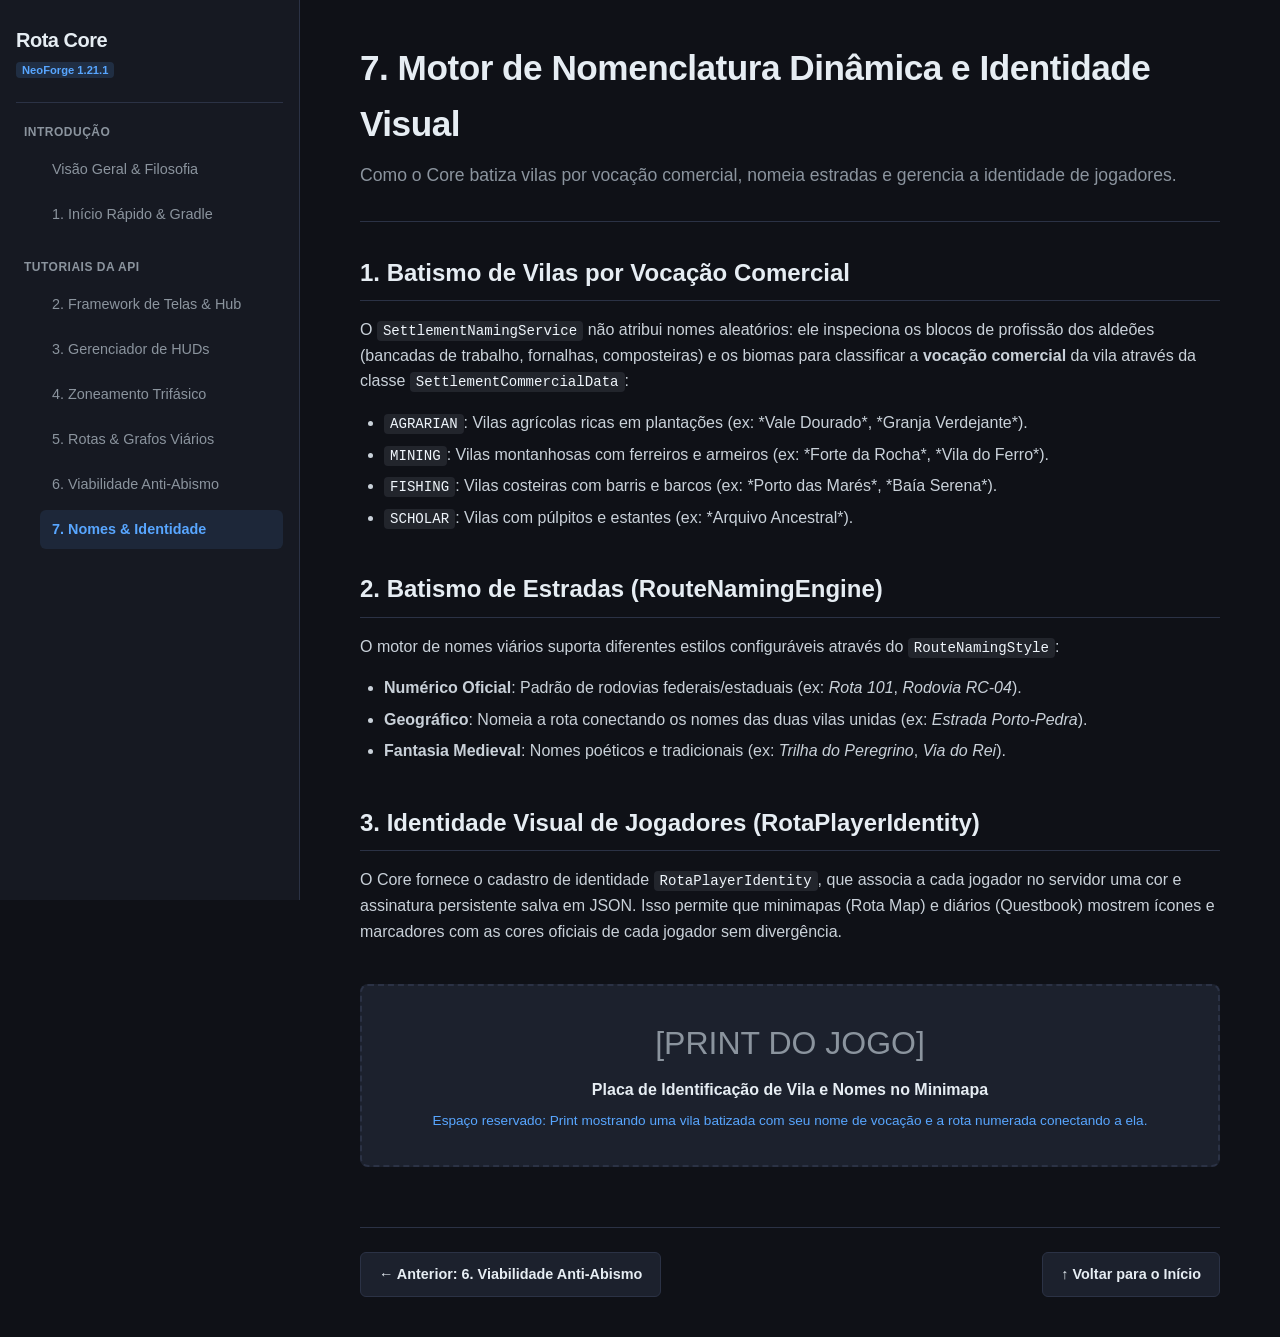
<file: docs_site/tutorials/07_names_and_identity.html>
<!DOCTYPE html>
<html lang="pt-BR">
<head>
    <meta charset="UTF-8">
    <meta name="viewport" content="width=device-width, initial-scale=1.0">
    <title>7. Nomes & Identidade | Guia do Rota Core</title>
    <link rel="stylesheet" href="../assets/css/style.css">
</head>
<body>

    <aside class="sidebar">
        <div class="brand">
            <div>
                <h1>Rota Core</h1>
                <span class="badge">NeoForge 1.21.1</span>
            </div>
        </div>

        <nav>
            <div class="nav-section">
                <div class="nav-title">Introdução</div>
                <ul class="nav-links">
                    <li><a href="../index.html">Visão Geral & Filosofia</a></li>
                    <li><a href="01_getting_started.html">1. Início Rápido & Gradle</a></li>
                </ul>
            </div>

            <div class="nav-section">
                <div class="nav-title">Tutoriais da API</div>
                <ul class="nav-links">
                    <li><a href="02_ui_framework.html">2. Framework de Telas & Hub</a></li>
                    <li><a href="03_hud_manager.html">3. Gerenciador de HUDs</a></li>
                    <li><a href="04_village_zoning.html">4. Zoneamento Trifásico</a></li>
                    <li><a href="05_route_planning.html">5. Rotas & Grafos Viários</a></li>
                    <li><a href="06_topographic_viability.html">6. Viabilidade Anti-Abismo</a></li>
                    <li><a href="07_names_and_identity.html" class="active">7. Nomes & Identidade</a></li>
                </ul>
            </div>
        </nav>
    </aside>

    <main class="content">
        <header class="content-header">
            <h1>7. Motor de Nomenclatura Dinâmica e Identidade Visual</h1>
            <p class="subtitle">Como o Core batiza vilas por vocação comercial, nomeia estradas e gerencia a identidade de jogadores.</p>
        </header>

        <article>
            <section>
                <h2>1. Batismo de Vilas por Vocação Comercial</h2>
                <p>
                    O <code>SettlementNamingService</code> não atribui nomes aleatórios: ele inspeciona os blocos de profissão dos aldeões (bancadas de trabalho, fornalhas, composteiras) e os biomas para classificar a <strong>vocação comercial</strong> da vila através da classe <code>SettlementCommercialData</code>:
                </p>
                <ul>
                    <li><code>AGRARIAN</code>: Vilas agrícolas ricas em plantações (ex: *Vale Dourado*, *Granja Verdejante*).</li>
                    <li><code>MINING</code>: Vilas montanhosas com ferreiros e armeiros (ex: *Forte da Rocha*, *Vila do Ferro*).</li>
                    <li><code>FISHING</code>: Vilas costeiras com barris e barcos (ex: *Porto das Marés*, *Baía Serena*).</li>
                    <li><code>SCHOLAR</code>: Vilas com púlpitos e estantes (ex: *Arquivo Ancestral*).</li>
                </ul>
            </section>

            <section>
                <h2>2. Batismo de Estradas (RouteNamingEngine)</h2>
                <p>
                    O motor de nomes viários suporta diferentes estilos configuráveis através do <code>RouteNamingStyle</code>:
                </p>
                <ul>
                    <li><strong>Numérico Oficial</strong>: Padrão de rodovias federais/estaduais (ex: <em>Rota 101</em>, <em>Rodovia RC-04</em>).</li>
                    <li><strong>Geográfico</strong>: Nomeia a rota conectando os nomes das duas vilas unidas (ex: <em>Estrada Porto-Pedra</em>).</li>
                    <li><strong>Fantasia Medieval</strong>: Nomes poéticos e tradicionais (ex: <em>Trilha do Peregrino</em>, <em>Via do Rei</em>).</li>
                </ul>
            </section>

            <section>
                <h2>3. Identidade Visual de Jogadores (RotaPlayerIdentity)</h2>
                <p>
                    O Core fornece o cadastro de identidade <code>RotaPlayerIdentity</code>, que associa a cada jogador no servidor uma cor e assinatura persistente salva em JSON. Isso permite que minimapas (Rota Map) e diários (Questbook) mostrem ícones e marcadores com as cores oficiais de cada jogador sem divergência.
                </p>
            </section>

            <div class="screenshot-placeholder">
                <span class="icon">[PRINT DO JOGO]</span>
                <p class="caption">Placa de Identificação de Vila e Nomes no Minimapa</p>
                <span class="hint">Espaço reservado: Print mostrando uma vila batizada com seu nome de vocação e a rota numerada conectando a ela.</span>
            </div>

            <footer class="doc-footer">
                <a href="06_topographic_viability.html" class="btn-nav">&larr; Anterior: 6. Viabilidade Anti-Abismo</a>
                <a href="../index.html" class="btn-nav">&uarr; Voltar para o Início</a>
            </footer>
        </article>
    </main>

</body>
</html>
</file>
<file: docs_site/assets/css/style.css>
:root {
    --bg-main: #0f1117;
    --bg-sidebar: #161922;
    --bg-card: #1c212d;
    --border-color: #2b3245;
    --text-primary: #e6edf3;
    --text-secondary: #8b949e;
    --accent: #58a6ff;
    --accent-hover: #79c0ff;
    --code-bg: #12151e;
    --note-bg: rgba(56, 139, 253, 0.1);
    --note-border: #388bfd;
    --success: #3fb950;
    --font-sans: -apple-system, BlinkMacSystemFont, "Segoe UI", Roboto, Helvetica, Arial, sans-serif;
    --font-mono: ui-monospace, SFMono-Regular, "SF Mono", Menlo, Consolas, "Liberation Mono", monospace;
}

* {
    box-sizing: border-box;
    margin: 0;
    padding: 0;
}

body {
    font-family: var(--font-sans);
    background-color: var(--bg-main);
    color: var(--text-primary);
    line-height: 1.6;
    display: flex;
    min-height: 100vh;
}

/* Sidebar */
aside.sidebar {
    width: 300px;
    background-color: var(--bg-sidebar);
    border-right: 1px solid var(--border-color);
    padding: 24px 16px;
    position: fixed;
    top: 0;
    bottom: 0;
    left: 0;
    overflow-y: auto;
}

.brand {
    display: flex;
    align-items: center;
    gap: 12px;
    padding-bottom: 20px;
    border-bottom: 1px solid var(--border-color);
    margin-bottom: 20px;
}

.brand h1 {
    font-size: 1.25rem;
    font-weight: 700;
    color: var(--text-primary);
    letter-spacing: -0.5px;
}

.brand span.badge {
    font-size: 0.7rem;
    background-color: rgba(88, 166, 255, 0.15);
    color: var(--accent);
    padding: 2px 6px;
    border-radius: 4px;
    font-weight: 600;
}

.nav-section {
    margin-bottom: 24px;
}

.nav-title {
    font-size: 0.75rem;
    text-transform: uppercase;
    font-weight: 700;
    color: var(--text-secondary);
    letter-spacing: 0.5px;
    margin-bottom: 8px;
    padding-left: 8px;
}

.nav-links {
    list-style: none;
}

.nav-links li a {
    display: block;
    padding: 8px 12px;
    color: var(--text-secondary);
    text-decoration: none;
    font-size: 0.9rem;
    border-radius: 6px;
    transition: all 0.15s ease;
}

.nav-links li a:hover {
    color: var(--text-primary);
    background-color: var(--bg-card);
}

.nav-links li a.active {
    color: var(--accent);
    background-color: rgba(88, 166, 255, 0.1);
    font-weight: 600;
}

/* Main Content */
main.content {
    margin-left: 300px;
    flex: 1;
    padding: 40px 60px;
    max-width: 1050px;
}

header.content-header {
    margin-bottom: 32px;
    border-bottom: 1px solid var(--border-color);
    padding-bottom: 16px;
}

header.content-header h1 {
    font-size: 2.2rem;
    font-weight: 800;
    margin-bottom: 8px;
    letter-spacing: -0.5px;
}

header.content-header p.subtitle {
    font-size: 1.1rem;
    color: var(--text-secondary);
}

article section {
    margin-bottom: 40px;
}

h2 {
    font-size: 1.5rem;
    margin: 28px 0 16px 0;
    border-bottom: 1px solid var(--border-color);
    padding-bottom: 8px;
    color: var(--text-primary);
}

h3 {
    font-size: 1.2rem;
    margin: 20px 0 12px 0;
    color: var(--accent-hover);
}

p {
    margin-bottom: 16px;
    color: #c9d1d9;
}

ul, ol {
    margin: 0 0 16px 24px;
    color: #c9d1d9;
}

li {
    margin-bottom: 6px;
}

/* Code Blocks */
pre {
    background-color: var(--code-bg);
    border: 1px solid var(--border-color);
    border-radius: 8px;
    padding: 16px;
    overflow-x: auto;
    font-family: var(--font-mono);
    font-size: 0.88rem;
    margin: 16px 0 24px 0;
    line-height: 1.5;
}

code {
    font-family: var(--font-mono);
    font-size: 0.88em;
    background-color: rgba(110, 118, 129, 0.2);
    padding: 2px 6px;
    border-radius: 4px;
    color: #f0f6fc;
}

pre code {
    background-color: transparent;
    padding: 0;
}

/* Note Alert Box */
.alert-note {
    background-color: var(--note-bg);
    border-left: 4px solid var(--note-border);
    padding: 16px;
    border-radius: 0 8px 8px 0;
    margin: 20px 0;
}

.alert-note strong {
    color: var(--accent-hover);
    display: block;
    margin-bottom: 4px;
}

/* Placeholder for Screenshots */
.screenshot-placeholder {
    border: 2px dashed var(--border-color);
    background-color: var(--bg-card);
    border-radius: 8px;
    padding: 32px 20px;
    text-align: center;
    margin: 20px 0 28px 0;
    color: var(--text-secondary);
}

.screenshot-placeholder .icon {
    font-size: 2rem;
    margin-bottom: 8px;
    display: block;
}

.screenshot-placeholder p.caption {
    font-weight: 600;
    color: var(--text-primary);
    margin-bottom: 4px;
}

.screenshot-placeholder span.hint {
    font-size: 0.85rem;
    color: var(--accent);
}

/* Footer Navigation */
footer.doc-footer {
    display: flex;
    justify-content: space-between;
    margin-top: 60px;
    padding-top: 24px;
    border-top: 1px solid var(--border-color);
}

.btn-nav {
    display: inline-flex;
    align-items: center;
    gap: 8px;
    padding: 10px 18px;
    background-color: var(--bg-card);
    border: 1px solid var(--border-color);
    border-radius: 6px;
    color: var(--text-primary);
    text-decoration: none;
    font-weight: 600;
    font-size: 0.9rem;
    transition: all 0.15s ease;
}

.btn-nav:hover {
    border-color: var(--accent);
    color: var(--accent);
}
</file>
